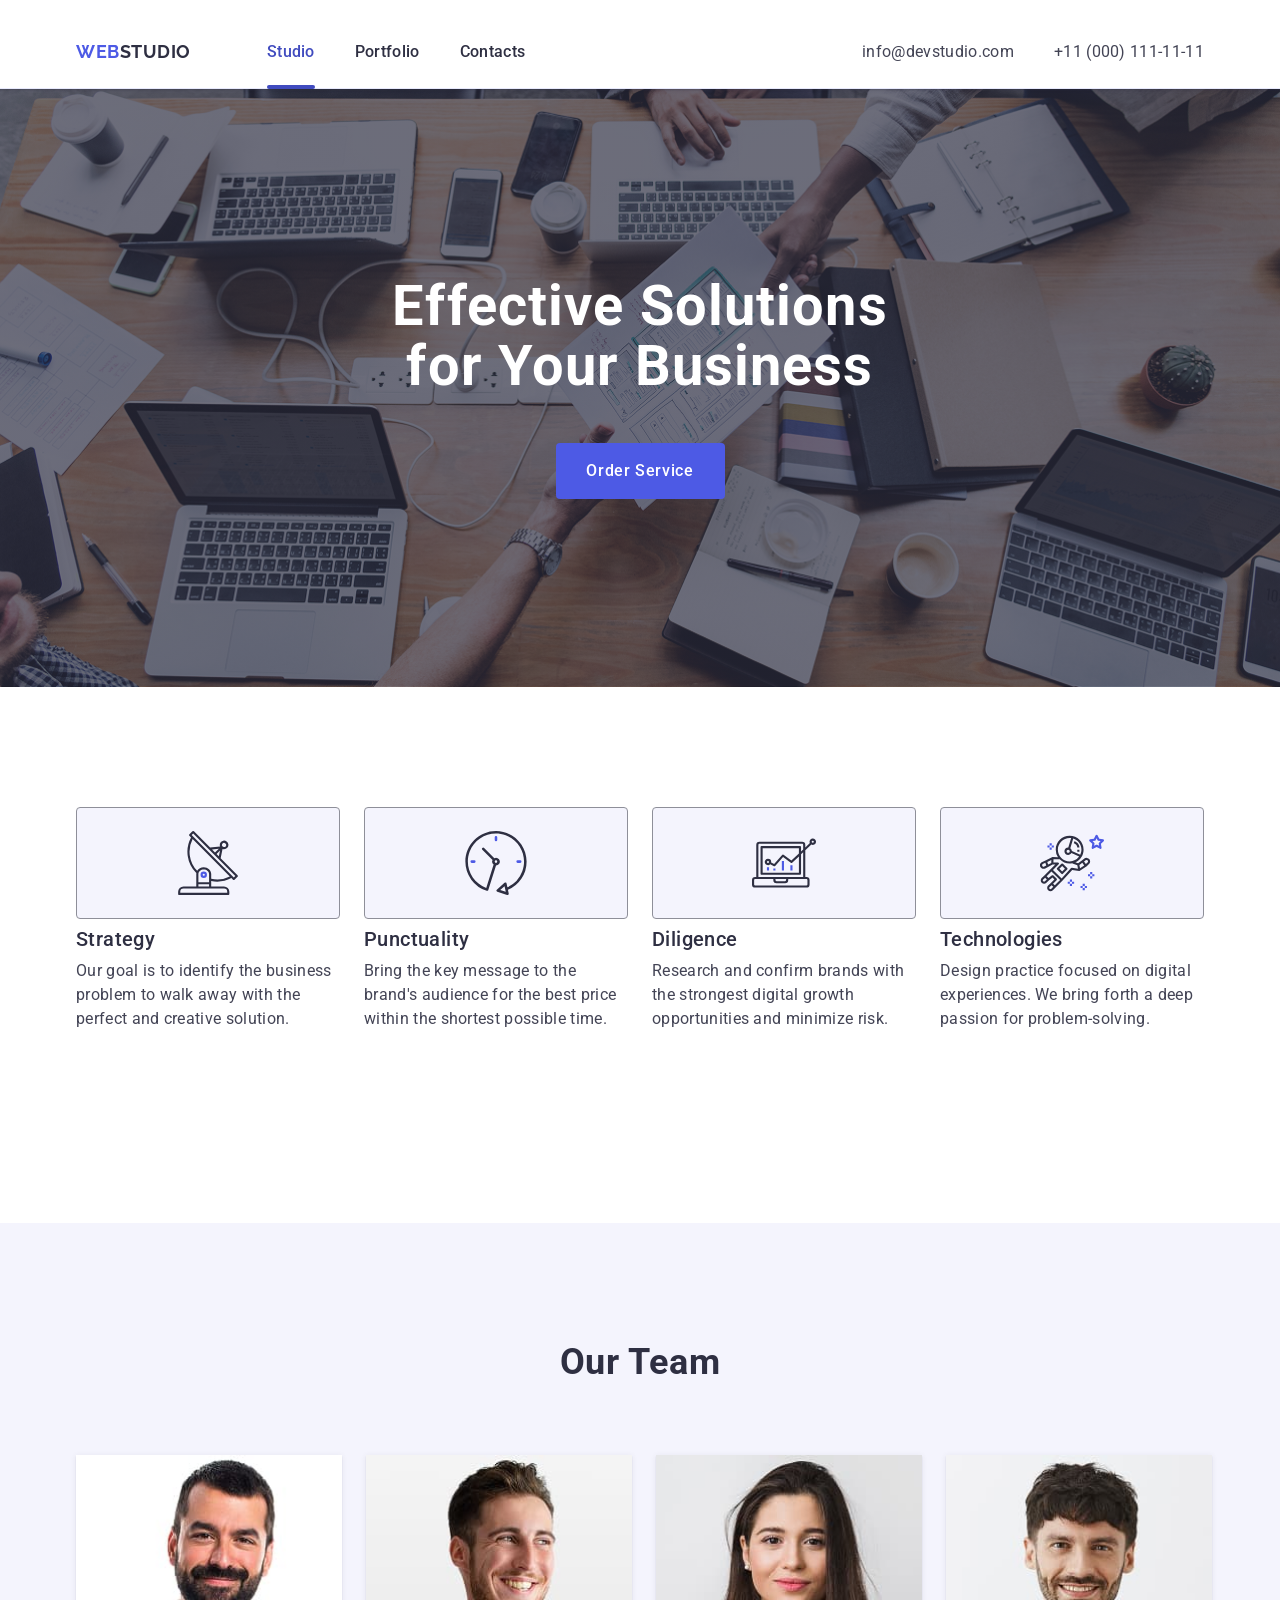
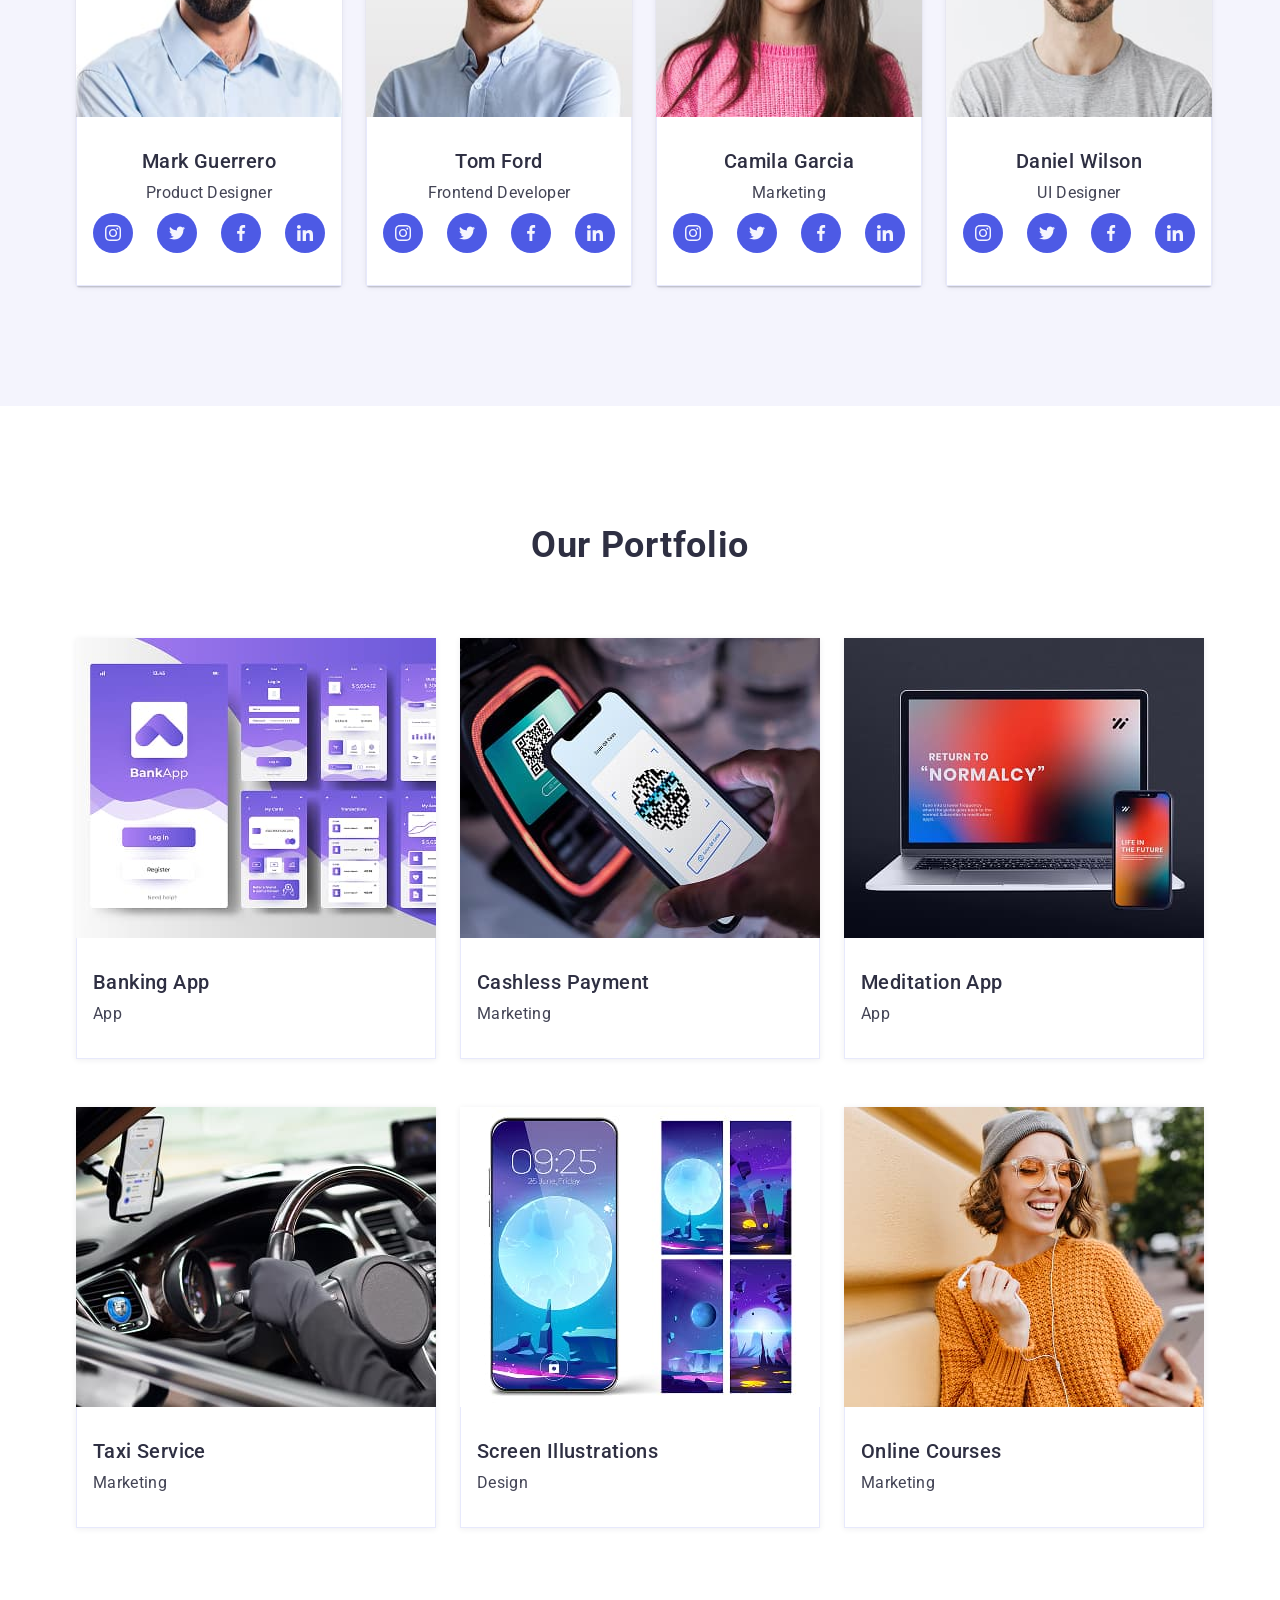
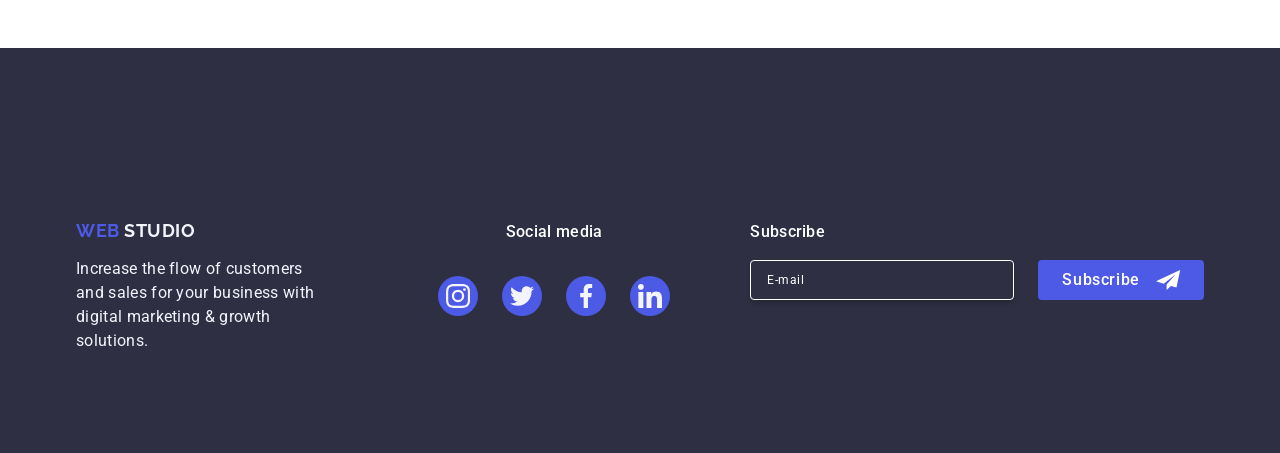
<file: index.html>
<!DOCTYPE html>
<html lang="en">
  <head>
    <meta charset="UTF-8" />
    <meta name="viewport" content="width=device-width, initial-scale=1.0" />
    <link
      rel="stylesheet"
      href="https://cdnjs.cloudflare.com/ajax/libs/modern-normalize/3.0.1/modern-normalize.min.css"
      integrity="sha512-q6WgHqiHlKyOqslT/lgBgodhd03Wp4BEqKeW6nNtlOY4quzyG3VoQKFrieaCeSnuVseNKRGpGeDU3qPmabCANg=="
      crossorigin="anonymous"
      referrerpolicy="no-referrer"
    />
    <link rel="preconnect" href="https://fonts.googleapis.com" />
    <link rel="preconnect" href="https://fonts.gstatic.com" crossorigin />

    <link
      href="https://fonts.googleapis.com/css2?family=Raleway:ital,wght@0,700&family=Roboto:ital,wght@0,400,500,700&display=swap"
      rel="stylesheet"
    />
    <link rel="stylesheet" href="./css/styles.css" />
    <title>Document</title>
  </head>
  <body>
    <header class="header">
      <div class="container container-header">
        <a href="./index.html" class="logo header-logo">
          Web
          <span>Studio</span>
        </a>
        <button type="button" class="burger-btn" aria-label="mobile-menu">
          <svg width="24" height="24" class="menu-icon">
            <use href="./images/icons.svg#icon-menu" class="burger-icon"></use>
            <use href="./images/icons.svg#icon-close" class="close-icon"></use>
          </svg>
        </button>
        <div data-menu class="menu-mobile">
          <nav class="nav-container">
            <ul class="nav-list">
              <li class="nav-item">
                <a href="./index.html" class="nav-link current">Studio</a>
              </li>
              <li class="nav-item">
                <a href="#portfolio" class="nav-link">Portfolio</a>
              </li>
              <li class="nav-item"><a href="" class="nav-link">Contacts</a></li>
            </ul>
          </nav>

          <address class="address-nav">
            <ul class="address-list">
              <li class="address-item">
                <a href="mailto:info@devstudio.com" class="contact-link">
                  info@devstudio.com
                </a>
              </li>
              <li class="address-item">
                <a href="tel:+110001111111" class="contact-link">
                  +11 (000) 111-11-11
                </a>
              </li>
            </ul>
          </address>
          <ul class="social-media-list">
            <li class="social-item">
              <a href="#" class="social-link">
                <svg width="24" height="24" class="icon">
                  <use href="./images/icons.svg#icon-instagram"></use>
                </svg>
              </a>
            </li>
            <li class="social-item">
              <a href="#" class="social-link">
                <svg width="24" height="24" class="icon">
                  <use href="./images/icons.svg#icon-twitter"></use>
                </svg>
              </a>
            </li>
            <li class="social-item">
              <a href="#" class="social-link">
                <svg width="24" height="24" class="icon">
                  <use href="./images/icons.svg#icon-facebook"></use>
                </svg>
              </a>
            </li>
            <li class="social-item">
              <a href="#" class="social-link">
                <svg width="24" height="24" class="icon">
                  <use href="./images/icons.svg#icon-linkedin"></use>
                </svg>
              </a>
            </li>
          </ul>
        </div>
      </div>
    </header>

    <main>
      <!--Hero-->
      <section class="hero-section">
        <div class="container">
          <h1 class="hero-title">Effective Solutions for Your Business</h1>
          <button type="button" class="hero-btn" data-modal-open>
            Order Service
          </button>
        </div>
      </section>
      <!--Features 2 section-->

      <section class="section">
        <div class="container">
          <h2 class="visually-hidden">Features</h2>
          <ul class="container-flex feature-list">
            <li class="feature-item">
              <div class="wrapper-icon">
                <svg width="64" height="64">
                  <use href="./images/icons.svg#icon-antenna"></use>
                </svg>
              </div>
              <h3 class="subtitle">Strategy</h3>
              <p class="text-features">
                Our goal is to identify the business problem to walk away with
                the perfect and creative solution.
              </p>
            </li>
            <li class="feature-item">
              <div class="wrapper-icon">
                <svg width="64" height="64">
                  <use href="./images/icons.svg#icon-clock"></use>
                </svg>
              </div>
              <h3 class="subtitle">Punctuality</h3>

              <p class="text-features">
                Bring the key message to the brand's audience for the best price
                within the shortest possible time.
              </p>
            </li>
            <li class="feature-item">
              <div class="wrapper-icon">
                <svg width="64" height="64">
                  <use href="./images/icons.svg#icon-diagram"></use>
                </svg>
              </div>
              <h3 class="subtitle">Diligence</h3>
              <p class="text-features">
                Research and confirm brands with the strongest digital growth
                opportunities and minimize risk.
              </p>
            </li>
            <li class="feature-item">
              <div class="wrapper-icon">
                <svg width="64" height="64">
                  <use href="./images/icons.svg#icon-astronaut"></use>
                </svg>
              </div>
              <h3 class="subtitle">Technologies</h3>
              <p class="text-features">
                Design practice focused on digital experiences. We bring forth a
                deep passion for problem-solving.
              </p>
            </li>
          </ul>
        </div>
      </section>
      <!--Team 3 section-->
      <section class="section team-section">
        <div class="container">
          <h2 class="title">Our Team</h2>
          <ul class="team-list">
            <li class="team-item">
              <img
                src="./images/mark.jpg"
                alt="Mark Guerrero"
                width="320"
                srcset="./images/mark.jpg 1x, ./images/mark_2x.jpg 2x"
              />
              <div class="text-block">
                <h3 class="subtitle">Mark Guerrero</h3>
                <p class="text-team">Product Designer</p>
                <!--social-media section-->

                <ul class="social-media-list">
                  <li class="social-item">
                    <a href="#" class="social-link">
                      <svg width="16" height="16" class="icon">
                        <use href="./images/icons.svg#icon-instagram"></use>
                      </svg>
                    </a>
                  </li>
                  <li class="social-item">
                    <a href="#" class="social-link">
                      <svg width="16" height="16" class="icon">
                        <use href="./images/icons.svg#icon-twitter"></use>
                      </svg>
                    </a>
                  </li>
                  <li class="social-item">
                    <a href="#" class="social-link">
                      <svg width="16" height="16" class="icon">
                        <use href="./images/icons.svg#icon-facebook"></use>
                      </svg>
                    </a>
                  </li>
                  <li class="social-item">
                    <a href="#" class="social-link">
                      <svg width="16" height="16" class="icon">
                        <use href="./images/icons.svg#icon-linkedin"></use>
                      </svg>
                    </a>
                  </li>
                </ul>
              </div>
            </li>

            <li class="team-item">
              <img
                src="./images/tom.jpg"
                srcset="./images/tom.jpg 1x, ./images/tom_2x.jpg 2x"
                alt="Tom Ford"
                width="320"
              />
              <div class="text-block">
                <h3 class="subtitle">Tom Ford</h3>
                <p class="text-team">Frontend Developer</p>
                <ul class="social-media-list">
                  <li class="social-item">
                    <a href="#" class="social-link">
                      <svg width="16" height="16" class="icon">
                        <use href="./images/icons.svg#icon-instagram"></use>
                      </svg>
                    </a>
                  </li>
                  <li class="social-item">
                    <a href="#" class="social-link">
                      <svg width="16" height="16" class="icon">
                        <use href="./images/icons.svg#icon-twitter"></use>
                      </svg>
                    </a>
                  </li>
                  <li class="social-item">
                    <a href="#" class="social-link">
                      <svg width="16" height="16" class="icon">
                        <use href="./images/icons.svg#icon-facebook"></use>
                      </svg>
                    </a>
                  </li>
                  <li class="social-item">
                    <a href="#" class="social-link">
                      <svg width="16" height="16" class="icon">
                        <use href="./images/icons.svg#icon-linkedin"></use>
                      </svg>
                    </a>
                  </li>
                </ul>
              </div>
            </li>
            <li class="team-item">
              <img
                src="./images/camila.jpg"
                alt="Camila Garcia"
                width="320"
                srcset="./images/camila.jpg 1x, ./images/camila_2x.jpg 2x"
              />
              <div class="text-block">
                <h3 class="subtitle">Camila Garcia</h3>
                <p class="text-team">Marketing</p>
                <ul class="social-media-list">
                  <li class="social-item">
                    <a href="#" class="social-link">
                      <svg width="16" height="16" class="icon">
                        <use href="./images/icons.svg#icon-instagram"></use>
                      </svg>
                    </a>
                  </li>
                  <li class="social-item">
                    <a href="#" class="social-link">
                      <svg width="16" height="16" class="icon">
                        <use href="./images/icons.svg#icon-twitter"></use>
                      </svg>
                    </a>
                  </li>
                  <li class="social-item">
                    <a href="#" class="social-link">
                      <svg width="16" height="16" class="icon">
                        <use href="./images/icons.svg#icon-facebook"></use>
                      </svg>
                    </a>
                  </li>
                  <li class="social-item">
                    <a href="#" class="social-link">
                      <svg width="16" height="16" class="icon">
                        <use href="./images/icons.svg#icon-linkedin"></use>
                      </svg>
                    </a>
                  </li>
                </ul>
              </div>
            </li>
            <li class="team-item">
              <img
                src="./images/daniel.jpg"
                alt="Daniel Wilson"
                width="320"
                srcset="./images/daniel.jpg 1x, ./images/daniel_2x.jpg 2x"
              />
              <div class="text-block">
                <h3 class="subtitle">Daniel Wilson</h3>
                <p class="text-team">UI Designer</p>
                <ul class="social-media-list">
                  <li class="social-item">
                    <a href="#" class="social-link">
                      <svg width="16" height="16" class="icon">
                        <use href="./images/icons.svg#icon-instagram"></use>
                      </svg>
                    </a>
                  </li>
                  <li class="social-item">
                    <a href="#" class="social-link">
                      <svg width="16" height="16" class="icon">
                        <use href="./images/icons.svg#icon-twitter"></use>
                      </svg>
                    </a>
                  </li>
                  <li class="social-item">
                    <a href="#" class="social-link">
                      <svg width="16" height="16" class="icon">
                        <use href="./images/icons.svg#icon-facebook"></use>
                      </svg>
                    </a>
                  </li>
                  <li class="social-item">
                    <a href="#" class="social-link">
                      <svg width="16" height="16" class="icon">
                        <use href="./images/icons.svg#icon-linkedin"></use>
                      </svg>
                    </a>
                  </li>
                </ul>
              </div>
            </li>
          </ul>
        </div>
      </section>
      <!--Portfolio 4 section-->
      <section id="portfolio" class="section portfolio-section">
        <div class="container">
          <h2 class="title">Our Portfolio</h2>
          <ul class="portfolio-list">
            <li class="portfolio-item">
              <div class="img-cointainer">
                <img
                  src="./images/bank_app.jpg"
                  alt="bank app"
                  width="360"
                  srcset="./images/bank_app.jpg 1x, ./images/bank_app_2x.jpg 2x"
                />
                <p class="overlay">
                  14 Stylish and User-Friendly App Design Concepts · Task
                  Manager App · Calorie Tracker App · Exotic Fruit Ecommerce App
                  · Cloud Storage App
                </p>
              </div>

              <div class="text-block">
                <h3 class="subtitle">Banking App</h3>
                <p class="text-portfolio">App</p>
              </div>
            </li>

            <li class="portfolio-item">
              <div class="img-cointainer">
                <img
                  src="./images/payment.jpg"
                  alt="cashless payment"
                  width="360"
                  srcset="./images/payment.jpg 1x, ./images/payment_2x.jpg 2x"
                />
                <p class="overlay">
                  14 Stylish and User-Friendly App Design Concepts · Task
                  Manager App · Calorie Tracker App · Exotic Fruit Ecommerce App
                  · Cloud Storage App
                </p>
              </div>
              <div class="text-block">
                <h3 class="subtitle">Cashless Payment</h3>
                <p class="text-portfolio">Marketing</p>
              </div>
            </li>
            <li class="portfolio-item">
              <div class="img-cointainer">
                <img
                  src="./images/meditation_app.jpg"
                  alt="relax and meditation"
                  width="360"
                  srcset="
                    ./images/meditation_app.jpg 1x,
                    ./images/meditation_2x.jpg  2x
                  "
                />
                <p class="overlay">
                  14 Stylish and User-Friendly App Design Concepts · Task
                  Manager App · Calorie Tracker App · Exotic Fruit Ecommerce App
                  · Cloud Storage App
                </p>
              </div>
              <div class="text-block">
                <h3 class="subtitle">Meditation App</h3>
                <p class="text-portfolio">App</p>
              </div>
            </li>

            <li class="portfolio-item">
              <div class="img-cointainer">
                <img
                  src="./images/taxi_app.jpg"
                  alt="taxi app"
                  width="360"
                  srcset="./images/taxi_app.jpg 1x, ./images/taxi_app.jpg 2x"
                />
                <p class="overlay">
                  14 Stylish and User-Friendly App Design Concepts · Task
                  Manager App · Calorie Tracker App · Exotic Fruit Ecommerce App
                  · Cloud Storage App
                </p>
              </div>

              <div class="text-block">
                <h3 class="subtitle">Taxi Service</h3>
                <p class="text-portfolio">Marketing</p>
              </div>
            </li>
            <li class="portfolio-item">
              <div class="img-cointainer">
                <img
                  src="./images/desing.jpg"
                  alt="abstraction desing"
                  width="360"
                  srcset="./images/desing.jpg 1x, ./images/desing.jpg 2x"
                />
                <p class="overlay">
                  14 Stylish and User-Friendly App Design Concepts · Task
                  Manager App · Calorie Tracker App · Exotic Fruit Ecommerce App
                  · Cloud Storage App
                </p>
              </div>

              <div class="text-block">
                <h3 class="subtitle">Screen Illustrations</h3>
                <p class="text-portfolio">Design</p>
              </div>
            </li>
            <li class="portfolio-item">
              <div class="img-cointainer">
                <img
                  src="./images/courses.jpg"
                  alt="online courses"
                  width="360"
                  srcset="./images/courses.jpg 1x, ./images/courses_2x.jpg 2x"
                />
                <p class="overlay">
                  14 Stylish and User-Friendly App Design Concepts · Task
                  Manager App · Calorie Tracker App · Exotic Fruit Ecommerce App
                  · Cloud Storage App
                </p>
              </div>
              <div class="text-block">
                <h3 class="subtitle">Online Courses</h3>
                <p class="text-portfolio">Marketing</p>
              </div>
            </li>
          </ul>
        </div>
      </section>
    </main>

    <!---footer section-->
    <footer class="footer-section">
      <div class="container">
        <div class="wrapper-logo-footer">
          <a href="./index.html" class="logo">
            Web
            <span class="span-footer">Studio</span>
          </a>
          <p class="text-footer">
            Increase the flow of customers and sales for your business with
            digital marketing & growth solutions.
          </p>
        </div>
        <div class="conitainer-for-media">
          <p class="social-title">Social media</p>
          <!--social-media footer -->

          <ul class="social-media-list">
            <li class="social-item">
              <a href="#" class="social-link">
                <svg width="24" height="24" class="icon">
                  <use href="./images/icons.svg#icon-instagram"></use>
                </svg>
              </a>
            </li>
            <li class="social-item">
              <a href="#" class="social-link">
                <svg width="24" height="24" class="icon">
                  <use href="./images/icons.svg#icon-twitter"></use>
                </svg>
              </a>
            </li>
            <li class="social-item">
              <a href="#" class="social-link">
                <svg width="24" height="24" class="icon">
                  <use href="./images/icons.svg#icon-facebook"></use>
                </svg>
              </a>
            </li>
            <li class="social-item">
              <a href="#" class="social-link">
                <svg width="24" height="24" class="icon">
                  <use href="./images/icons.svg#icon-linkedin"></use>
                </svg>
              </a>
            </li>
          </ul>
        </div>
        <div class="footer-form-container">
          <p class="social-title">Subscribe</p>

          <form class="footer-form">
            <label class="footer-label">
              <input
                type="email"
                name="send-email"
                placeholder="E-mail"
                class="footer-input"
              />
            </label>
            <button type="submit" class="btn-footer-submit">
              Subscribe
              <svg width="24" height="24" class="send-icon">
                <use href="./images/icons.svg#icon-send"></use>
              </svg>
            </button>
          </form>
        </div>
      </div>
    </footer>
    <!----Modal window-->
    <div class="backdrop hidden" data-modal>
      <div class="modal">
        <button
          class="modal-close-btn"
          type="button"
          aria-label="modal close button"
          data-modal-close
        >
          <svg width="8" height="8" class="icon-close-btn">
            <use href="./images/icons.svg#icon-close"></use>
          </svg>
        </button>

        <p class="title-modal">Leave your contacts and we will call you back</p>
        <form>
          <div class="section-form">
            <label for="user-name" class="form-label">Name</label>
            <div class="wrapper-input">
              <input
                id="user-name"
                type="text"
                name="user-name"
                class="form_input"
              />
              <svg width="18" height="24" class="icon-modal">
                <use href="./images/icons.svg#icon-person"></use>
              </svg>
            </div>
          </div>

          <div class="section-form">
            <label for="user-phone" class="form-label">Phone</label>
            <div class="wrapper-input">
              <input
                id="user-phone"
                type="tel"
                name="user-phone"
                class="form_input"
              />
              <svg width="18" height="24" class="icon-modal">
                <use href="./images/icons.svg#icon-phone"></use>
              </svg>
            </div>
          </div>

          <div class="section-form">
            <label for="user-email" class="form-label">Email</label>
            <div class="wrapper-input">
              <input
                id="user-email"
                type="email"
                class="form_input"
                name="user-email"
              />
              <svg width="18" height="24" class="icon-modal">
                <use href="./images/icons.svg#icon-email"></use>
              </svg>
            </div>
          </div>

          <div class="section-form comment">
            <label for="user-comment" class="form-label">Comment</label>

            <textarea
              id="user-comment"
              name="user-comment"
              class="form_textarea"
              placeholder="Text input"
            ></textarea>
          </div>

          <div class="wrapper-checkbox">
            <input
              class="visually-hidden"
              name="user-privacy"
              type="checkbox"
              id="user-privacy"
              value="true"
            />
            <label for="user-privacy" class="label-agreement">
              <span class="check_box">
                <svg width="10" height="8">
                  <use href="./images/icons.svg#icon-check-mark"></use>
                </svg>
              </span>
              I accept the terms and conditions of the
              <a href="#" class="politic-link">Privacy Policy</a>
            </label>
          </div>

          <button class="submit-btn" type="submit" data-modal-close>
            Send
          </button>
        </form>
      </div>
    </div>
    <script src="./js/modal.js"></script>
    <script src="./js/menu.js"></script>
  </body>
</html>
</file>
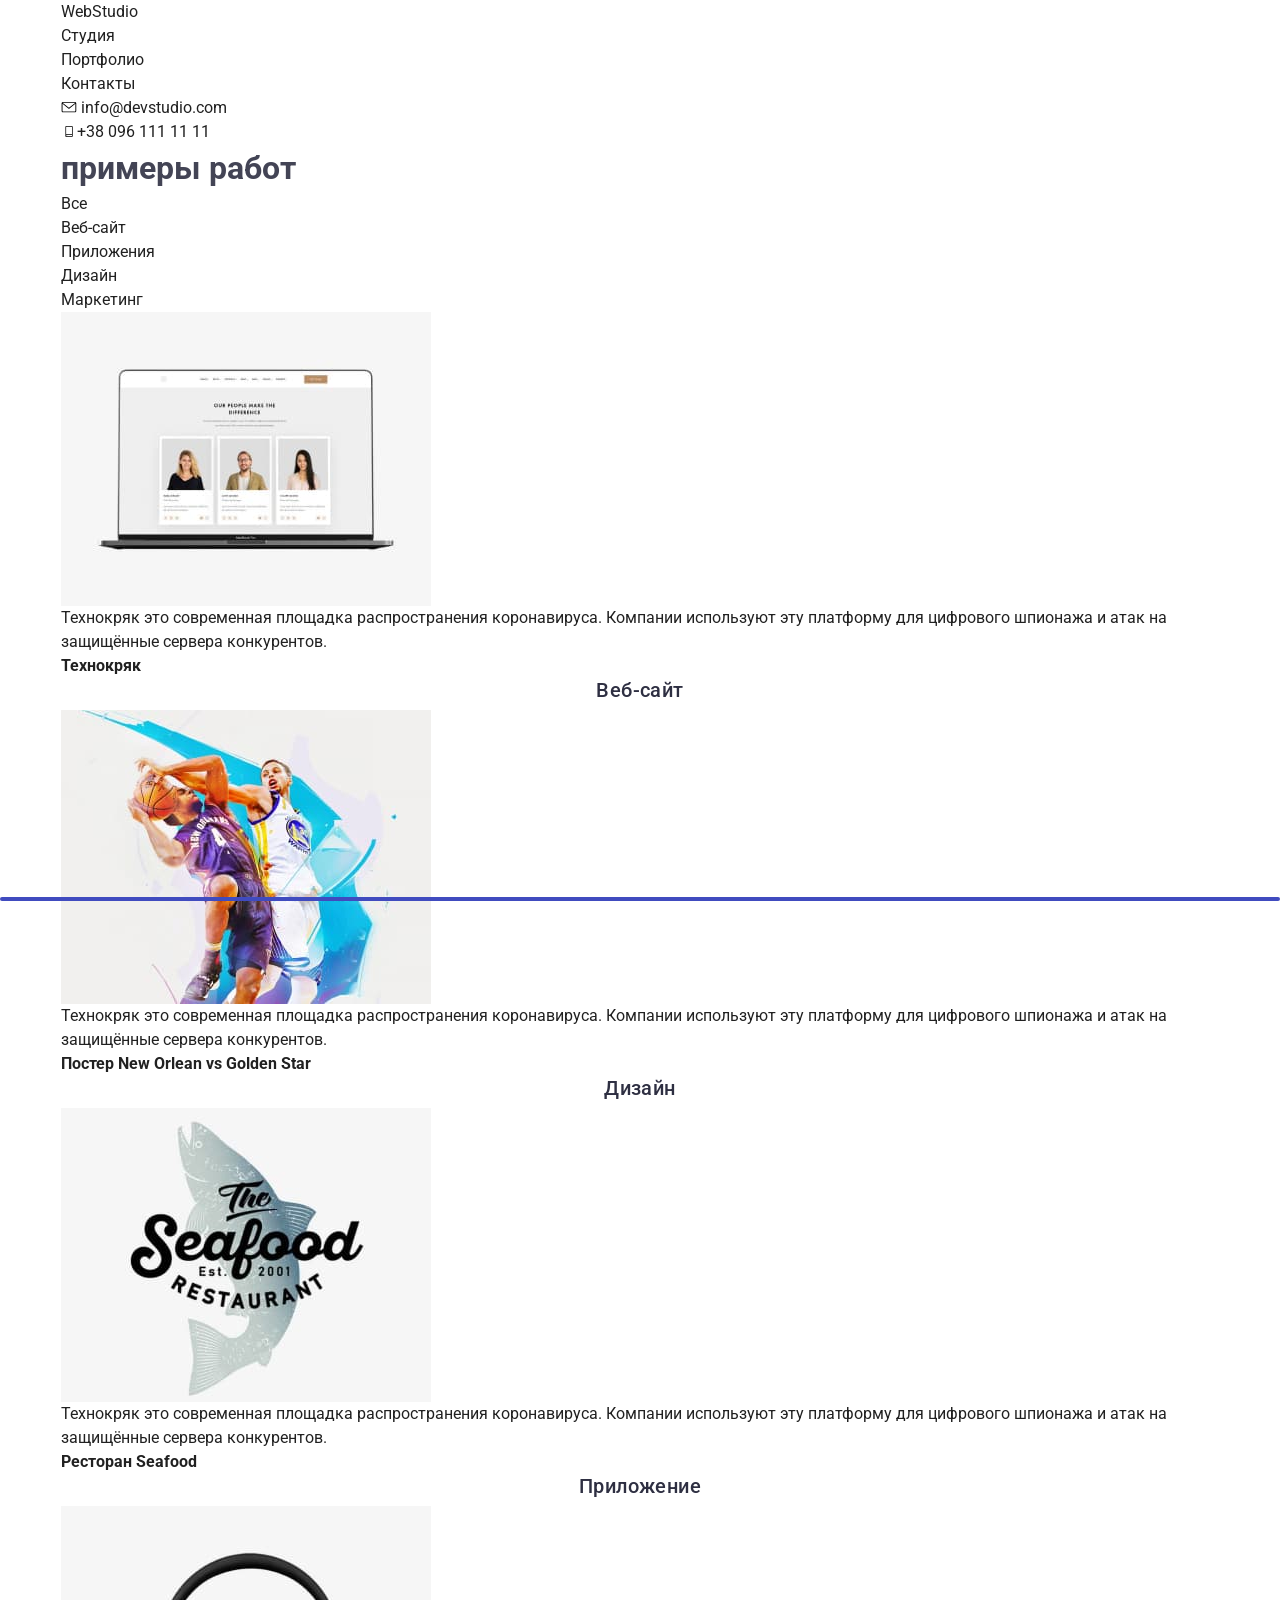
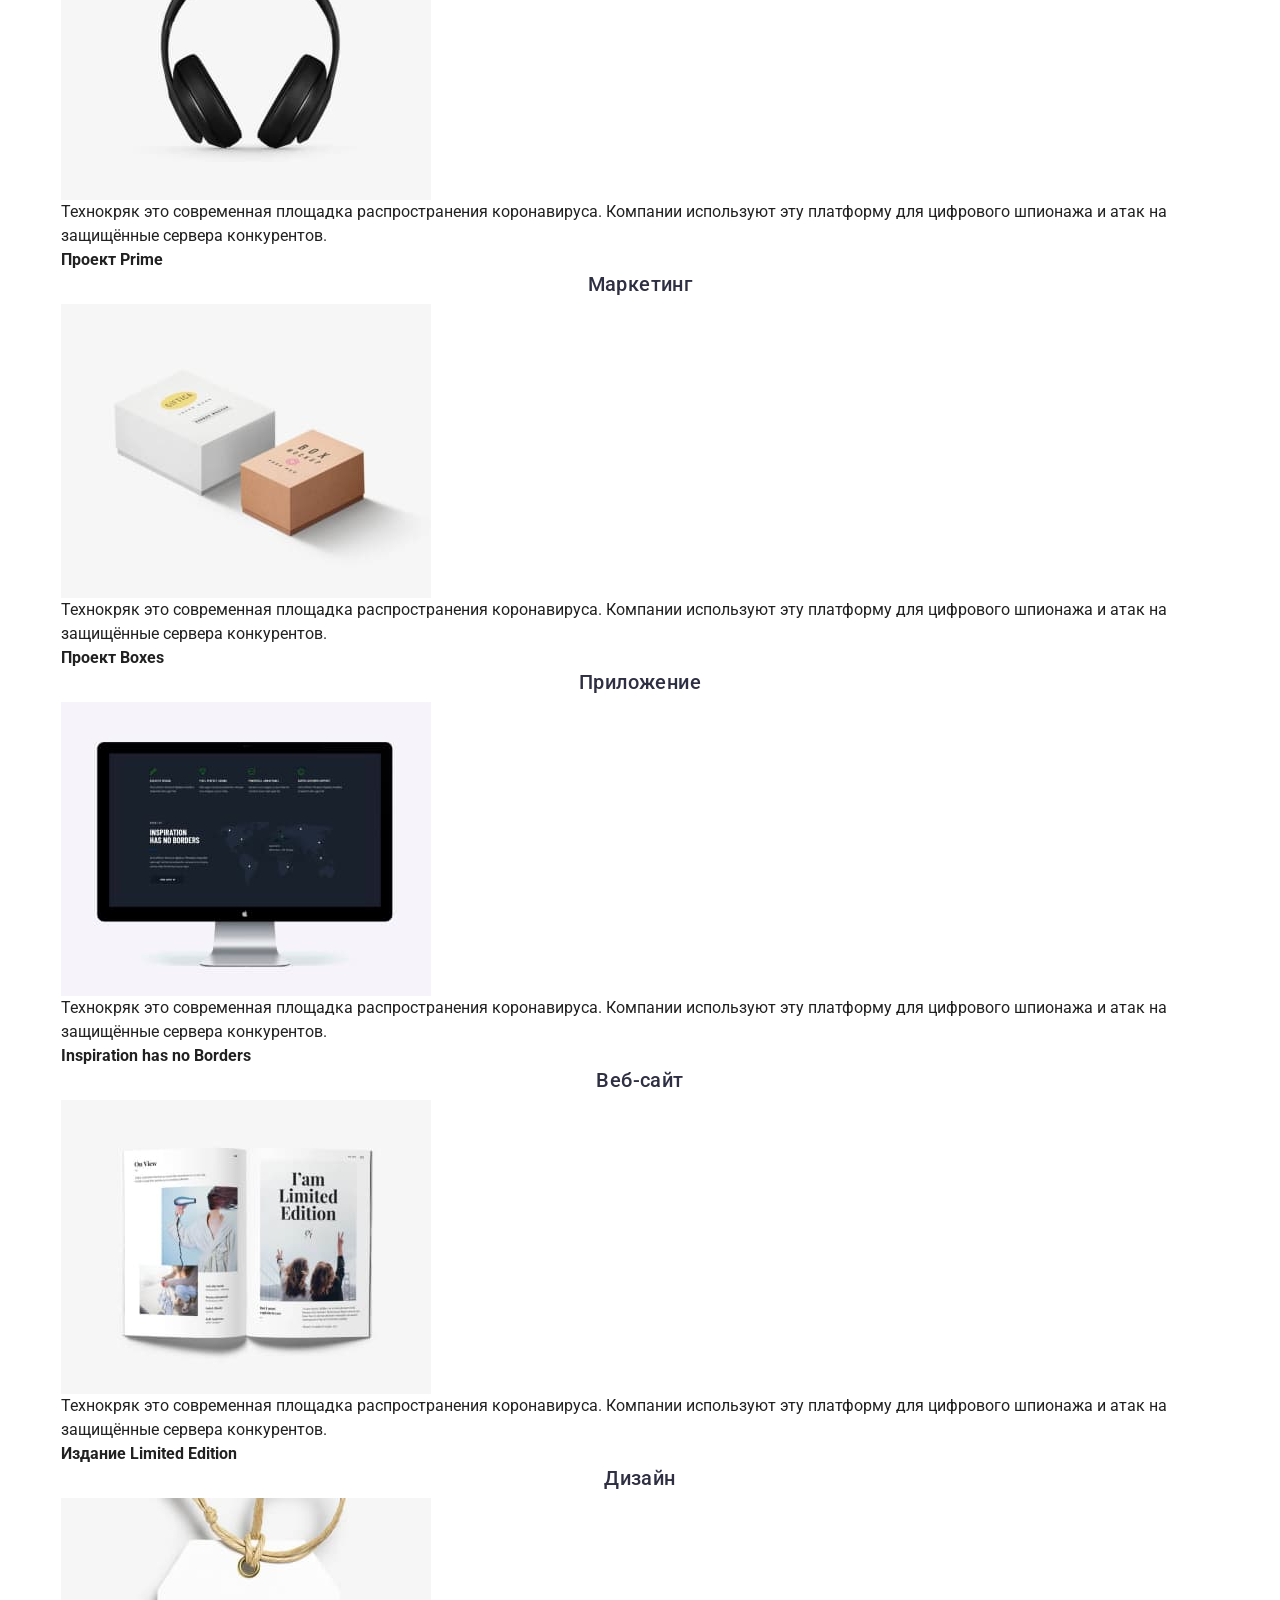
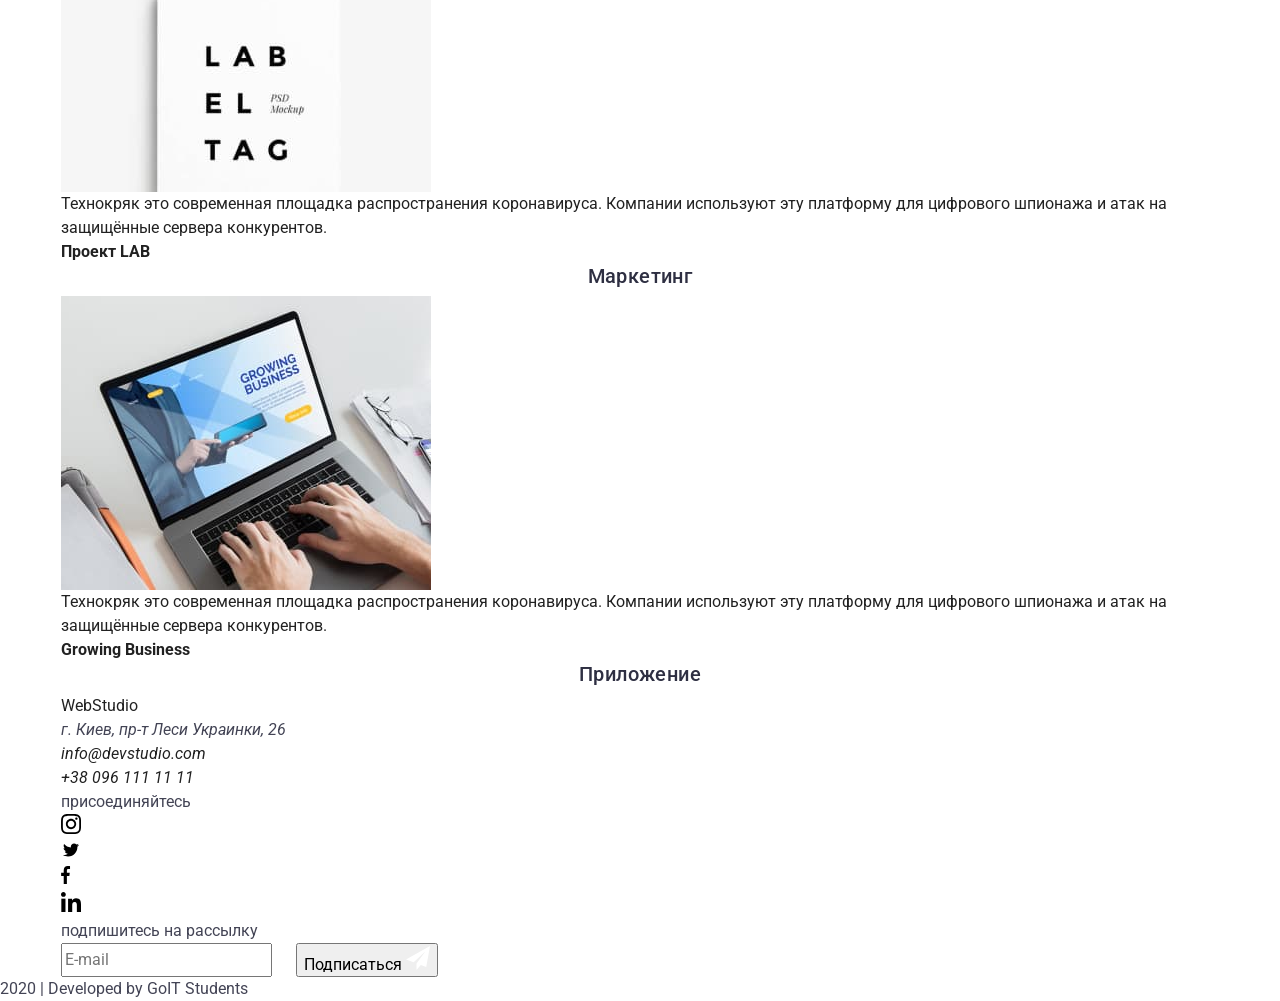
<file: portfolio.html>
<!DOCTYPE html>
<html lang="en">
<head>
<meta charset="UTF-8">
<title>Portfolio</title>

<link href="https://fonts.googleapis.com/css2?family=Raleway:wght@700&family=Roboto:wght@400;700&display=swap" rel="stylesheet">

<link rel="stylesheet" type="text/css" href="./css/normalize.css">

<link rel="stylesheet" type="text/css" href="./css/styles.css">

</head>
<body>
 <header>
      <div class="container">
         <nav class="main-nav">
              <a href="#" class="logo-navigac"><span>Web</span>Studio</a>
              <ul class="site-nav">
              <li class="item"><a href="./index.html" class="navigac">Студия</a></li>
              <li class="item"><a href="#" class="navigac current">Портфолио</a></li>
              <li class="item"><a href="#" class="navigac">Контакты</a></li>
              </ul>
         
              <ul class="adres-nav">
                <li class="adres-item"><a href ="mailto:info@devstudio.com" class="contact">
                    <svg width="16px" height="11px" class="icon-mail">
                  <use href="./images/symbol-defs.svg#envelope"></use>
              </svg>
                    info@devstudio.com</a></li>
                <li class="adres-item"><a href="tel:+380961111111" class="contact">
                    <svg width="16px" height="11px" class="icon-mail">
                  <use href="./images/symbol-defs.svg#smartphone"></use>
              </svg>+38 096 111 11 11</a></li>
                </ul>
          </nav>
      </div>  
 </header> 
 <main>
    <div class="container">
      <section>
        <h1 class="title-galeri">примеры работ</h1>
        <ul class="vse-knopki">
            <li class="list-vse"><a href="#" class="button">Все</a></li>
            <li class="list-vse"><a href="#" class="button">Веб-сайт</a></li>
            <li class="list-vse"><a href="#" class="button">Приложения</a></li>
             <li class="list-vse"><a href="#" class="button">Дизайн</a></li>
             <li class="list-vse"><a href="#" class="button">Маркетинг</a></li>
        </ul>
   </section>
 

   <section>  
           <ul class="galeri">
              <li class="galeri-list">
              <a href="#" class="galeri-link">
              <div class="image-container">
                <img src="images/text.jpg" alt="text"/>
                <p class="text-box">Технокряк это современная площадка 
                  распространения коронавируса. Компании 
                  используют эту платформу для цифрового 
                  шпионажа и атак на защищённые сервера конкурентов.</p>
              </div>
                   <div class="cart-content">
                   <p class="title-box"><strong>Технокряк</strong></p>
                   <h2 class="subtitle text-stile">Веб-сайт</h2>
                  </div>
              </a>
              </li>
         
        <li class="galeri-list">
         <a href="#" class="galeri-link">
           <div class="image-container">
            <img src="images/poster.jpg" alt="poster"/>
            <p class="text-box">Технокряк это современная площадка 
             распространения коронавируса. Компании 
             используют эту платформу для цифрового 
             шпионажа и атак на защищённые сервера конкурентов.</p>
           </div>
           <div class="cart-content">
            <p class="title-box"><strong>Постер New Orlean vs Golden Star</strong></p>
            <h2 class="subtitle text-stile">Дизайн</h2>
           </div>
            
         </a>
       </li>

        <li class="galeri-list">
          <a href="#" class="galeri-link">
           <div class="image-container">
            <img src="images/restoran.jpg" alt="rest"/>
            <p class="text-box">Технокряк это современная площадка 
             распространения коронавируса. Компании 
             используют эту платформу для цифрового 
             шпионажа и атак на защищённые сервера конкурентов.</p>
           </div>
          <div class="cart-content">
            <p class="title-box"><strong>Ресторан Seafood</strong></p>
          <h3 class="subtitle text-stile">Приложение</h3>
          </div> 
          </a>
       </li>
        
       <li class="galeri-list">
        <a  href="#" class="galeri-link">
          <div class="image-container">
            <img src="images/garnitura.jpg" alt="garnitura"/>
          <p class="text-box">Технокряк это современная площадка 
            распространения коронавируса. Компании 
            используют эту платформу для цифрового 
            шпионажа и атак на защищённые сервера конкурентов.</p>
          </div>
             <div class="cart-content">
               <p class="title-box"><strong>Проект Prime</strong></p>
             <h3 class="subtitle text-stile">Маркетинг</h3>
             </div>
        </a>
        
       </li>
         <li class="galeri-list">
           <a href="#" class="galeri-link">
             <div class="image-container">
              <img src="images/korob.jpg" alt="boxes"/>
              <p class="text-box">Технокряк это современная площадка 
                распространения коронавируса. Компании 
                используют эту платформу для цифрового 
                шпионажа и атак на защищённые сервера конкурентов.</p>
             </div>
           <div class="cart-content">
            <p class="title-box"><strong>Проект Boxes</strong></p>
            <p class="subtitle text-stile">Приложение</p>
           </div>
           </a>
         </li>
         <li class="galeri-list">
           <a href="" class="galeri-link">
            <div class="image-container">
              <img src="images/dizain.jpg" alt="monitor"/>
              <p class="text-box">Технокряк это современная площадка 
                распространения коронавируса. Компании 
                используют эту платформу для цифрового 
                шпионажа и атак на защищённые сервера конкурентов.</p>
            </div>
            <div class="cart-content">
              <p class="title-box"><strong>Inspiration has no Borders</strong></p>
            <p class="subtitle text-stile">Веб-сайт</p>
              </div>
              </a>
         </li>
      
         <li class="galeri-list">
            <a href="#" class="galeri-link">
             <div class="image-container">
              <img src="images/book.jpg" alt="book"/>
              <p class="text-box">Технокряк это современная площадка 
               распространения коронавируса. Компании 
               используют эту платформу для цифрового 
               шпионажа и атак на защищённые сервера конкурентов.</p>
             </div>
             <div class="cart-content">
              <p class="title-box"><strong>Издание Limited Edition</strong></p>
              <p class="subtitle text-stile">Дизайн</p>
             </div>
            </a>
         </li>

         <li class="galeri-list">
             <a href="#" class="galeri-link">
              <div class="image-container">
                <img src="images/lab.jpg" alt="lab"/>
                <p class="text-box">Технокряк это современная площадка 
                  распространения коронавируса. Компании 
                  используют эту платформу для цифрового 
                  шпионажа и атак на защищённые сервера конкурентов.</p>
              </div>
             <div class="cart-content">
              <p class="title-box"><strong>Проект LAB</strong></p>
              <p class="subtitle text-stile">Маркетинг</p>
             </div>
             </a>
         </li>

         <li class="galeri-list">
             <a href="#" class="galeri-link">
               <div class="image-container">
                <img src="images/destop.jpg" alt="komp"/>
                <p class="text-box">Технокряк это современная площадка 
                  распространения коронавируса. Компании 
                  используют эту платформу для цифрового 
                  шпионажа и атак на защищённые сервера конкурентов.</p>
               </div>
             <div class="cart-content">
              <p class="title-box"><strong>Growing Business</strong></p>
              <p class="subtitle text-stile">Приложение</p>
             </div>
             </a>
         </li>
       </ul>
 </section> 
</div>    
</main>
   
      
    
<footer>

  <div class="container">

  <div class="container-foter">
      <div>
             <a href="#" class="logo-footer"><span>Web</span>Studio</a>
      <address>
              <p class="podval">г. Киев, пр-т Леси Украинки, 26</p>
          <ul class="link-footer">
              <li><a href ="mailto:info@devstudio.com" class="adres-footer">info@devstudio.com</a>
              </li>    
              <li><a href="tel:+380961111111" class="adres-footer" >+38 096 111 11 11</a>
             </li>
          </ul>
      </address>
      </div>
          
      <div class="prisoedinenie">
          <p class="zaglawn">присоединяйтесь</p>
          <ul class="seti-footer">
              <li class="soc-seti"><a href="#" aria-label="instagram" class="link-seti">
                  <svg width="20px" height="20px" class="footer-seti">
                      <use href="./images/symbol-defs.svg#instagram"></use>
                  </svg>
              </a></li>
              <li class="soc-seti"><a href="#" aria-label="Twitter" class="link-seti"><svg width="20px" height="16px" class="footer-seti">
                  <use href="./images/symbol-defs.svg#twitter"></use>
              </svg></a></li>
              <li class="soc-seti"><a href="#" aria-label="Facebook" class="link-seti">
                  <svg width="10px" height="20px" class="footer-seti">
                      <use href="./images/symbol-defs.svg#facebook"></use>
                  </svg>
              </a></li>
              <li class="soc-seti"><a href="#" aria-label="linkedin" class="link-seti">
                  <svg width="20px" height="20px" class="footer-seti">
                      <use href="./images/symbol-defs.svg#linkedin"></use>
                  </svg>
              </a></li>
            </ul>
      </div> 

      <div class="subscription">
        <p class="zaglawn">подпишитесь на рассылку</p>
        <div>
          <form class="footer-form">
            <input type="email" name="mail" id="mail-footer" autocomplete="on" placeholder="E-mail" class="imput-mail">
            <button type="submit" class="button-form">Подписаться
                <svg width="24px" height="24px" class="icon-form">
                    <use href="./images/symbol-defs.svg#icon-send"></use>
                </svg>
            </button>
        </form>
        </div>
    </div>   
      </div>
  </div>
        
          <p class="copirayt">2020 | Developed by GoIT Students</p>
  </footer>
</body>
</html>
</file>
<file: css/styles.css>
:root {
    --primary-brand_color: #4d5ae5;
    --press-active-color: #404bbf;  
    --dark-bg-color: #2e2f42;
    --primary-background-color: #ffffff;
    --background-light-color: #f4f4fd;
    --main-text-color: #434455;
    --footer-text-color: #f4f4fd;
    --border-bottom-color: #e7e9fc;
    --social-media-hover: #31d0aa;
    --timing-function: 250ms cubic-bezier(0.4, 0, 0.2, 1);
    --nevy-blue-modal: #2e2f42;
}

body {
    font-family: 'Roboto', sans-serif;
    color: var(--main-text-color);
    background-color: var(--primary-background-color);
    font-size: 16px;
    line-height: 1.5;
    margin: 0;
}

html {
    box-sizing: border-box;
}

a {
    text-decoration: none;
}

li {
    list-style-type: none;
}

ul {
    padding-left: 0;
    margin: 0;
}

img {
    display: block;
    max-width: 100%;
    height: auto;
}

h1,
h2,
h3,
h4,
h5,
h6,
p {
    margin: 0;
}

button {
    cursor: pointer;
}

.visually-hidden {
    position: absolute;
    width: 1px;
    height: 1px;
    margin: -1px;
    border: 0;
    padding: 0;
    white-space: nowrap;
    clip-path: inset(100%);
    clip: rect(0, 0, 0, 0);
    overflow: hidden;
}

/* ---------common---------------- */
.container {
    margin: 0 auto;
    padding: 0 16px;
    max-width: 320px;
}

.section {
    padding-top: 96px;
    padding-bottom: 96px;
}

.title {
    color: var(--dark-bg-color);
    font-size: 36px;
    font-weight: 700;
    line-height: 1.11;
    text-align: center;
    text-transform: capitalize;
    margin-bottom: 72px;
    letter-spacing: 0.02em;
}

@media screen and (min-width: 768px) {
    .container {
        max-width: 768px;
    }
}

@media screen and (min-width: 1158px) {
    .container {
        max-width: 1158px;
        padding: 0 15px;
    }

    .section {
        padding-top: 120px;
        padding-bottom: 120px;
    }
}

/* ---------header---------------- */

.header {
    position: relative;
    border-bottom: 1px solid var(--border-bottom-color);
    box-shadow: 0px 2px 1px rgba(46, 47, 66, 0.08),
        0px 1px 1px rgba(46, 47, 66, 0.16), 0px 1px 6px rgba(46, 47, 66, 0.08);
    margin-left: auto;
    margin-right: auto;
}

.container-header {
    display: flex;
    align-items: center;
}

.menu-mobile {
    display: none;
}

.contact-link {
    color: #434455;
}

.address-list {
    display: flex;
    flex-direction: column;
}

.nav-link {
    color: #2e2f42;
}

  .burger-btn {
        display: none;
        border: none;
        background-color: transparent;
        cursor: pointer;      
    }

@media screen and (max-width: 767.98px) {
    .header {
        max-width: 320px;
    }

    .container-header {
        justify-content: space-between;
    }

    .menu-mobile.is-open {
        display: block;
        position: absolute;
        top: 0;
        left: -1px;
        width: 322px;
        height: 100dvh;
        z-index: 10;
        background-color: var(--primary-background-color);
        padding: 72px 16px 40px;
    }

    .menu-mobile.is-open .social-media-list {
        gap: 40px;
    }

    .burger-btn {
        display: flex;
        align-items: center;
       justify-content: center;
        padding: 0;
       z-index: 15;   
    }

    .burger-btn.is-open {
        border: 1px solid #e7e9fc;
        border-radius: 50%;
    }

    .nav-list {
        display: flex;
        flex-direction: column;
        gap: 40px;
        margin-bottom: 168px;
        font-size: 36px;
        font-weight: 700;
    }

    .address-list {
        gap: 24px;
        font-size: 20px;
        line-height: 1.2;
        letter-spacing: 0.02em;
        margin-bottom: 48px;
    }

    .menu-mobile.is-open .nav-link.current {
        color: var(--press-active-color);
    }

}

.menu-icon {
    display: block;
    fill: #2f2f37;
}

.burger-btn .close-icon {
    display: none;
}

.burger-btn.is-open {
    width: 24px;
    height: 24px;
}

.burger-btn.is-open .close-icon {
    display: block;
}

.burger-btn.is-open .menu-icon {
    width: 8px;
    height: 8px;
}

.burger-btn.is-open .burger-icon {
    display: none;
}


.logo {
    color: var(--primary-brand_color);
    font-family: 'Raleway', sans-serif;
    font-weight: 700;
    font-size: 18px;
    line-height: 1.17;
    text-transform: uppercase;
    letter-spacing: 0.03em;
}

.logo>span {
    color: var(--dark-bg-color);
}

.header-logo {
    padding: 16px 0;
    display: inline-flex;
}

@media screen and (min-width: 768px) {
    .header {
        padding-top: 16px;
    }

    .header-logo {
        margin-right: 120px;
    }

    .menu-mobile {
        display: flex;
        align-items: center;
    }

  
    .nav-list {
        display: flex;
        align-items: center;
        gap: 40px;
    }

    .address-list {
        display: flex;

        flex-direction: column;
        gap: 12px;
        font-style: normal;
        letter-spacing: 0.02em;
    }

    .contact-link {
        font-size: 12px;
        letter-spacing: 0.04em;
        color: inherit;
        transition: color var(--timing-function);

    }

    nav .nav-link:hover,
    nav .nav-link:focus,
    .contact-link:hover,
    .contact-link:focus {
        color: var(--press-active-color);
    }

    .current::after {
        content: '';
        display: inline-block;
        width: 100%;
        height: 4px;
        background-color: var(--press-active-color);
        position: absolute;
        left: 0;
        bottom: -1px;
        border-radius: 2px;
        transition: opacity var(--timing-function);
    }

    .nav-item {
        position: relative;
    }

    .nav-link {
        font-weight: 500;
        letter-spacing: 0.02em;
        color: var(--dark-bg-color);
        padding: 20px 0;
        display: block;
        transition: color var(--timing-function);
    }

    .nav-link.current {
        color: var(--press-active-color);
    }

    .menu-mobile {
        display: flex;
        width: 100%;
    }

    .address-nav {
        margin-left: auto;
    }

    .menu-mobile .social-media-list {
        display: none;
    }

    .nav-container {
        display: flex;
        align-items: center;
    }

     .header-logo {
        margin-right: 120px;
    }
}

@media screen and (min-width: 1158px) {
    .header-logo {
        margin-right: 76px;
    }

    .nav-link {
        padding: 24px 0;
    }

    .address-list {
        flex-direction: row;
        gap: 40px;
    }

    .contact-link {
        font-size: 16px;
        letter-spacing: 0.02em;
    }
}

/* ---------hero section---------------- */

.hero-section {
    color: white;
    background-color: var(--dark-bg-color);
    padding-top: 72px;
    padding-bottom: 72px;
    text-align: center;
    max-width: 1440px;
    background-image: linear-gradient(rgba(46, 47, 66, 0.7),
            rgba(46, 47, 66, 0.7)),
        url('../images/people_office.jpg');
    background-size: cover;
    background-repeat: no-repeat;
    background-position: center;
    margin-left: auto;
    margin-right: auto;
}

.hero-title {
    font-size: 36px;
    font-weight: 700;
    line-height: 1.07;
    letter-spacing: 0.02em;
    text-align: center;
    margin: 0 auto 72px;
    max-width: 215px;
}

.hero-btn {
    display: block;
    background-color: var(--primary-brand_color);
    color: white;
    font-weight: 500;
    line-height: 1.5;
    letter-spacing: 0.04em;

    margin-left: auto;
    margin-right: auto;
    min-width: 169px;
    height: 56px;
    border: none;
    border-radius: 4px;
    transition: background-color var(--timing-function);
}

.hero-btn:hover,
.hero-btn:focus {
    background-color: var(--press-active-color);
}



@media (min-resolution: 192dpi) {
    .hero-section {
        background-image: linear-gradient(rgba(46, 47, 66, 0.7),
                rgba(46, 47, 66, 0.7)),
            url('../images/people_office_2x.jpg');
    }
}

@media screen and (min-width: 320px){
    .hero-section{
        max-width: 320px;
    }
}

@media screen and (min-width: 768px) {
    .hero-section {
        max-width: 768px;
        padding-top: 112px;
        padding-bottom: 112px;
    }

    .hero-title {
        font-size: 56px;
        max-width: 496px;
        margin-bottom: 36px;
    }
}

@media screen and (min-width: 1158px) {
    .hero-section {
        padding-top: 188px;
        padding-bottom: 188px;
        max-width: 1440px;
    }

    .hero-title {
        font-size: 56px;
        max-width: 496px;
        margin-bottom: 46px;
    }
}

/* -----------------  Features sections  ---------------------- */

.wrapper-icon {
    display: none;
}

.feature-list {
    max-width: 320px;
    margin-left: auto;
    margin-right: auto;
}

.feature-item {
    font-weight: 500;
}

.feature-item:not(:last-child) {
    margin-bottom: 72px;
}

.subtitle {
    color: var(--dark-bg-color);
    font-size: 36px;
    font-weight: 700;
    line-height: 1.2;
    letter-spacing: 0.02em;
    margin-bottom: 8px;
    text-align: center;
}

.text-features {
    letter-spacing: 0.02em;
}

@media screen and (min-width: 768px) {
    .subtitle {
        font-weight: 500;
    }


    .feature-list {
        max-width: 768px;
        display: flex;
        flex-wrap: wrap;
    }

    .feature-item {
        flex-basis: calc((100% - 24px) / 2);
        margin-right: 24px;
    }



    .feature-item:nth-child(2n) {
        margin-right: 0;
    }

    .feature-item:nth-last-child(-n + 2) {
        margin-bottom: 0;
    }


}

@media screen and (min-width: 1158px) {
    .feature-list {
        max-width: 1158px;
        flex-direction: row;
    }

    .feature-item {
        font-weight: 400;
        flex-basis: calc((100% - 72px) / 4);
    }

    .feature-list li:not(:last-child) {
        margin-right: 24px;
    }

    .wrapper-icon {
        background-color: var(--footer-text-color);
        display: flex;
        align-items: center;
        justify-content: center;
        height: 112px;
        margin-bottom: 8px;
        border-radius: 4px;
        border: 1px solid #8e8f99;
    }

    .subtitle {
        font-size: 20px;
        font-weight: 500;
        line-height: 1.2;
    }
}

/* --------------Team section ------------------*/

.team-section {
    background-color: var(--background-light-color);
    text-align: center;
}

.team-list {
    margin-left: auto;
    margin-right: auto;
    display: flex;
    flex-direction: column;
    gap: 72px;
}

.team-item {
    background-color: var(--primary-background-color);
    border-radius: 0px 0px 4px 4px;
    box-shadow: 0px 1px 6px rgba(46, 47, 66, 0.08),
        0px 1px 1px rgba(46, 47, 66, 0.16), 0px 2px 1px rgba(46, 47, 66, 0.08);

}


@media screen and (min-width: 768px) {
    .team-list {
        flex-direction: row;
        flex-wrap: wrap;
        gap: 64px 24px;
    }

    .team-item {
        flex-basis: calc((100% - 24px) / 2);
    }

    .team-item>img {
        width: 100%;
    }

    .feature-item .subtitle {
        text-align: left;
    }
}

@media screen and (min-width: 1158px) {

    .team-list {
        flex-wrap: nowrap;
        gap: 24px;
    }

    .team-item {
        flex-basis: calc((100% - 72px) / 4);

    }

}

.team-section .subtitle {
    text-transform: capitalize;
    font-size: 20px;

}

.team-section .team-list {
    letter-spacing: 0.02em;
}

.text-block {
    padding: 32px 0;

}


.text-team {
    margin-bottom: 8px;
}

.social-media-list {
    display: flex;
    justify-content: center;
    gap: 24px;
    width: max-content;
    margin-left: auto;
    margin-right: auto;
}

.social-item {
    width: 40px;
    height: 40px;
    border-radius: 50%;
    display: flex;
    align-items: center;
    justify-content: center;
    cursor: pointer;
}

.icon {
    fill: #f4f4fd;
}

.social-link {
    width: 100%;
    height: 100%;
    background-color: var(--primary-brand_color);
    display: inline-block;
    border-radius: 50%;
    display: flex;
    align-items: center;
    justify-content: center;
    transition: background-color var(--timing-function);
}

.social-link:hover,
.social-link:focus {
    background-color: var(--press-active-color);
}

@media screen and (min-width: 1158px) {
    .team-list {
        gap: 24px;
    }

    .team-item {
        flex-basis: calc((100% - 72px) / 4);
    }

    .text-features {
        font-weight: 400;
    }

}

/* -----Portfolio ---------*/

.portfolio-list {
    width: 100%;
    letter-spacing: 0.02em;
    display: flex;
    flex-direction: column;
    gap: 48px;

}

.portfolio-section .title {
    letter-spacing: 0.02em;
}

.portfolio-item {
    border: 1px solid solid #e7e9fc;
    border-top: none;
    box-shadow: 0 1px 6px 0 rgba(46, 47, 66, 0.08);
    transition: box-shadow var(--timing-function);
    cursor: pointer;

}

.portfolio-item:hover {
    box-shadow: 0px 1px 6px rgba(46, 47, 66, 0.08), 0px 1px 1px rgba(46, 47, 66, 0.16), 0px 2px 1px rgba(46, 47, 66, 0.08);
}

.img-cointainer {
    position: relative;
    cursor: pointer;
    overflow: hidden;
}

.text-block {
    padding: 32px 16px;
    border: 1px solid var(--border-bottom-color);
    border-top: none;
}

.portfolio-item .subtitle {
    text-align: left;
    font-size: 20px;
}

.overlay {
    position: absolute;
    top: 0;
    left: 0;
    width: 100%;
    height: 100%;
    background-color: var(--primary-brand_color);
    padding: 40px 32px;
    color: #f4f4fd;
    transform: translateY(100%);
    transition: transform var(--timing-function);
}


.portfolio-item:hover .overlay {
    transform: translateY(0%);
}

@media screen and (min-width: 768px) {
    .portfolio-list {
        flex-direction: row;
        flex-wrap: wrap;
        gap: 72px 24px;
    }

    .portfolio-item {
        flex-basis: calc((100% - 24px) / 2);

    }

}

@media screen and (min-width: 1158px) {
    .portfolio-list {
        gap: 48px 24px;
    }

    .portfolio-item {
        flex-basis: calc((100% - 48px) / 3);
    }
}

/* ---- footer section -----*/

.footer-section {
    background-color: var(--dark-bg-color);
    padding-top: 96px;
    padding-bottom: 96px;
}

.footer-section .logo {
    display: inline-block;
    margin-bottom: 16px;
}

.logo .span-footer {
    color: var(--footer-text-color);
    font-size: 18px;
}

.text-footer {
    color: var(--footer-text-color);
    letter-spacing: 0.02em;
    max-width: 264px;
}

.social-title {
    font-weight: 500;
    letter-spacing: 0.02em;
    color: #fff;
    margin-bottom: 16px;
}

.conitainer-for-media p {
    margin-bottom: 16px;
    color: white;
}

.footer-input {
    padding: 8px 16px;
    font-size: 12px;
    letter-spacing: 0.04em;
    width: 288px;
    height: 40px;
    border: 1px solid #FFFFFF;
    color: #FFFFFF;
    border-radius: 4px;
    background-color: transparent;
    line-height: 2;
    letter-spacing: 0.04em;
    box-shadow: 0 4px 4px 0 rgba(0, 0, 0, 0.15);
}

.footer-input::placeholder {
    color: #FFFFFF;
}


.btn-footer-submit {
    min-width: 165px;
    height: 40px;
    font-size: 16px;
    font-weight: 500;
    border-radius: 4px;
    line-height: 1.5;
    letter-spacing: 0.04em;
    border: none;
    background-color: var(--primary-brand_color);
    color: #ffffff;
    display: flex;
    padding: 8px 24px;
    align-items: center;
    justify-content: center;
    font-size: 16px;
}


.conitainer-for-media {
    display: flex;
    flex-direction: column;
    gap: 16px;
    align-items: center;
}


.send-icon {
    margin-left: 16px;
}


.footer-section .social-link:hover,
.footer-section .social-link:focus {
    background-color: #31d0aa;
}


@media screen and (max-width: 767px) {
    .wrapper-logo-footer {
        text-align: center;
        margin-bottom: 72px;

    }

    .social-title {
        text-align: center;
    }

    .conitainer-for-media {
        margin-bottom: 72px;
    }

    .footer-input {
        margin-bottom: 16px;
    }

    .btn-footer-submit {
        margin-left: auto;
        margin-right: auto;
    }
}


@media screen and (min-width: 768px) {
    .footer-section .container {
        display: flex;
        flex-wrap: wrap;
        align-items: baseline;
        align-items: baseline;
    }

    .conitainer-for-media {
        margin-left: auto;
    }

    .footer-form-container {
        margin-top: 72px;
    }

    .footer-form {
        display: flex;
        gap: 24px;
    }

    .footer-input {
        width: 264px;
    }
}

@media screen and (min-width: 1158px) {
    .footer-section {
        padding-top: 100px;
        padding-bottom: 100px;
    }


    .wrapper-logo-footer {
        margin-right: 120px;
    }

    .conitainer-for-media {
        margin-right: 80px;
    }

    .footer-section .container {
        flex-wrap: nowrap;
    }

}

/* Modal window */
.backdrop {
    background-color: rgba(46, 47, 66, 0.4);
    position: fixed;
    top: 0;
    left: 0;
    width: 100%;
    height: 100%;
    z-index: 10;
    opacity: 0;
    visibility: hidden;
    pointer-events: none;
    transition: opacity 250ms cubic-bezier(0.4, 0, 0.2, 1), visibility 250ms cubic-bezier(0.4, 0, 0.2, 1);
}

.backdrop.is-open {
    opacity: 1;
    visibility: visible;
    pointer-events: auto;
}

.modal {
    background-color: #fcfcfc;
    width: 288px;
    min-height: 584px;
    padding: 72px 24px 24px 24px;
    position: absolute;
    top: 50%;
    left: 50%;
    transform: translate(-50%, -50%) scale(0.8);
    border-radius: 4px;
    box-shadow: 0 1px 1px 0 rgba(0, 0, 0, 0.14), 0 1px 3px 0 rgba(0, 0, 0, 0.12), 0 2px 1px 0 rgba(0, 0, 0, 0.2);
    transition: transform 250ms cubic-bezier(0.4, 0, 0.2, 1);
}

@media screen and (min-width: 768px) {
    .modal {
        width: 408px;
    }
}

.backdrop:not(.is-open) .modal {
    transform: translate(-50%, -50%);
}

.title-modal {
    font-weight: 500;
    text-align: center;
    margin-bottom: 16px;
    letter-spacing: 0.02em;
    color: #2E2F42
}

.section-form {
    display: flex;
    flex-direction: column;
    margin-bottom: 8px;
}

.section-form.comment {
    margin-bottom: 16px;
}

.form-label {
    color: #8e8f99;
    font-size: 12px;
    letter-spacing: 0.04em;
    line-height: 1.17;
    margin-bottom: 4px;
}

.form_input {
    width: 100%;
    height: 40px;
    padding: 11px 38px;
    border-radius: 4px;
    border: 1px solid rgba(46, 47, 66, 0.4);
    background-color: transparent;
    outline: transparent;
    transition: border-color var(--timing-function);
}

.section-form input:focus,
.section-form textarea:focus {
    border: 1px solid var(--primary-brand_color);
}

.section-form input:focus+.icon-modal {
    fill: var(--primary-brand_color);
}

.form_textarea {
    width: 100%;
    height: 120px;
    font-size: 12px;
    line-height: 1.17;
    letter-spacing: 0.04em;
    color: rgba(46, 47, 66, 0.4);
    padding: 8px 16px;
    border-radius: 4px;
    background-color: transparent;
    resize: none;
    border: 1px solid rgba(46, 47, 66, 0.4);
    outline: transparent;
    transition: border-color var(--timing-function);
}

.form_textarea:placeholder {
    color: rgba(46, 47, 66, 0.4);
    font-size: 12px;
    letter-spacing: 0.04em;
    line-height: 1.17;
}

.submit-btn {
    background-color: var(--primary-brand_color);
    display: block;
    min-width: 169px;
    height: 56px;
    padding: 16px 32px;
    font-weight: 500;
    font-size: 16px;
    color: #FFFFFF;
    line-height: 1.5;
    letter-spacing: 0.04em;
    border-radius: 4px;
    border: none;
    margin-left: auto;
    margin-right: auto;
    cursor: pointer;
    transition: background-color var(--timing-function);
}

.submit-btn:hover {
    background-color: var(--press-active-color);
}

.icon-close-btn {
    fill: #2e2f42;
}

.icon-modal {
    fill: #2e2f42;
    position: absolute;
    top: 50%;
    left: 16px;
    transform: translateY(-50%);
    transition: fill var(--timing-function);
}

.modal-close-btn {
    position: absolute;
    top: 24px;
    right: 24px;
    width: 24px;
    height: 24px;
    border-radius: 50%;
    background-color: #e7e9fc;
    border: 1px solid rgba(0, 0, 0, 0.1);
    padding: 0;
    cursor: pointer;
    display: flex;
    align-items: center;
    justify-content: center;
    transition: background-color 250ms cubic-bezier(0.4, 0, 0.2, 1), border 250ms cubic-bezier(0.4, 0, 0.2, 1);
}

.modal-close-btn:hover,
.modal-close-btn:focus {
    background-color: var(--press-active-color);
    border: none;
}

.icon-close-btn {
    transition: fill var(--timing-function);
}

.modal-close-btn:hover .icon-close-btn,
.modal-close-btn:focus .icon-close-btn {
    fill: #ffffff
}

.wrapper-input {
    position: relative;
}

.wrapper-checkbox {
    position: relative;
    margin-top: 16px;
    margin-bottom: 24px;
}

.check_box {
    top: 3px;
    left: 0;
    display: inline-flex;
    width: 16px;
    height: 16px;
    border: 1px solid rgba(46, 47, 66, 0.4);
    background-color: #FFFFFF;
    align-items: center;
    justify-content: center;
    border-radius: 2px;
    fill: transparent;
    transition: background-color 250ms cubic-bezier(0.4, 0, 0.2, 1),
        border 250ms cubic-bezier(0.4, 0, 0.2, 1),
        fill 250ms cubic-bezier(0.4, 0, 0.2, 1);
    margin-right: 8px;
}

.label-agreement {
    letter-spacing: 0.04em;
    font-size: 12px;
    line-height: 1.17;
    color: #8e8f99;
}

input[type="checkbox"]:checked+.label-agreement>.check_box {
    background-color: var(--press-active-color);
    fill: #F4F4FD;
    border: none;
}

.politic-link {
    color: var(--primary-brand_color);
}
</file>
